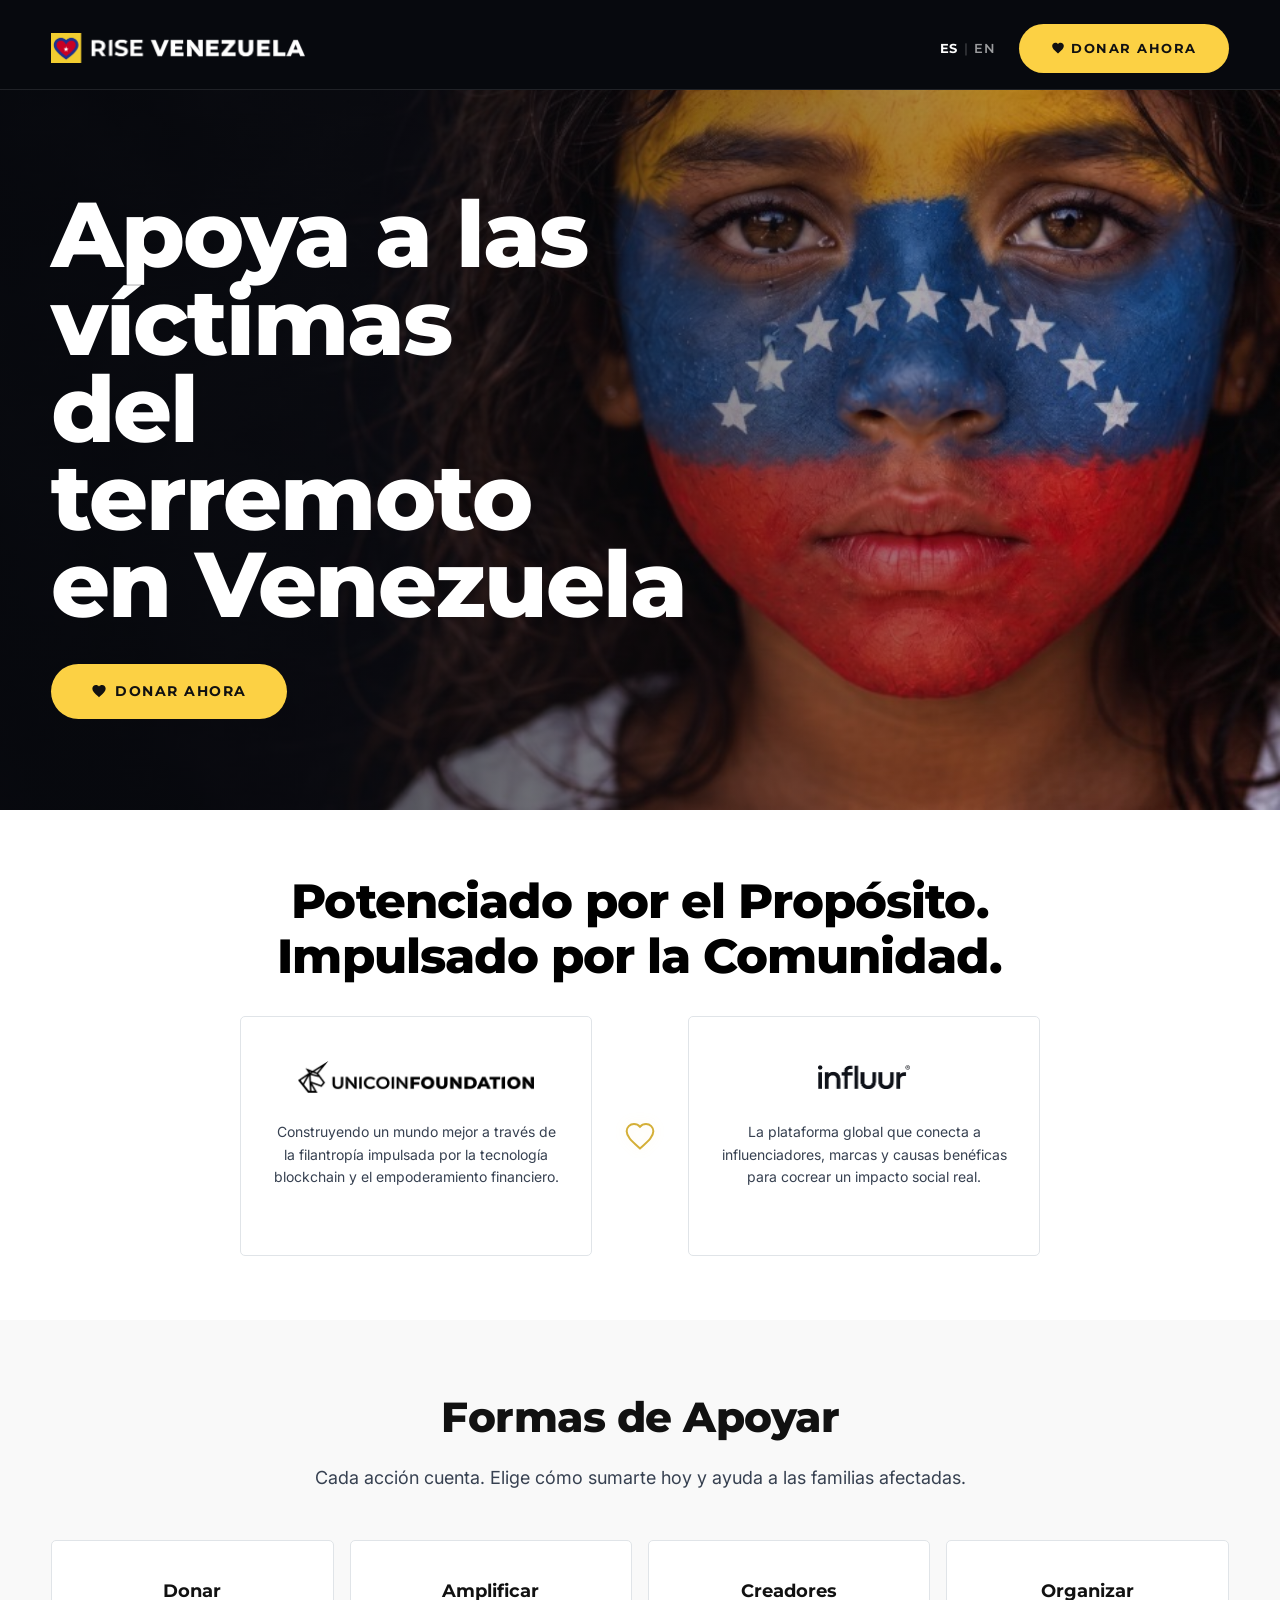
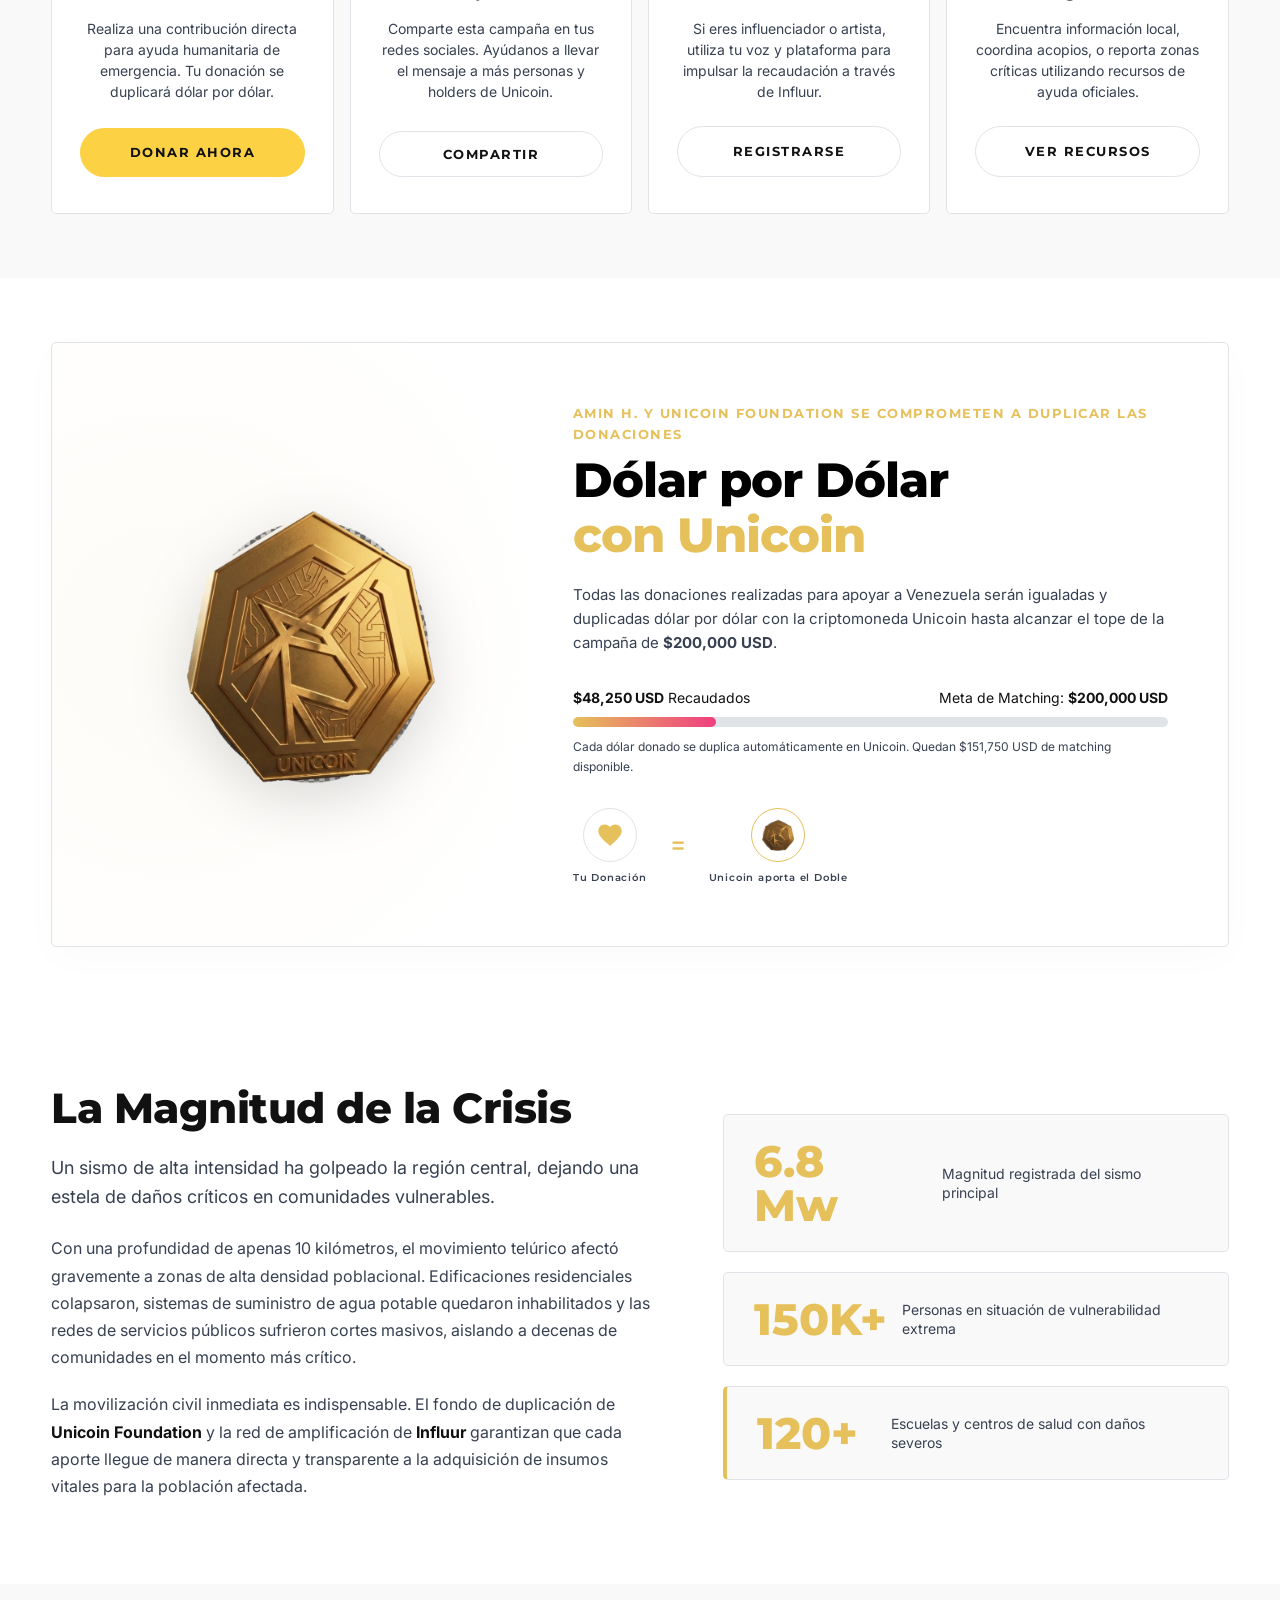
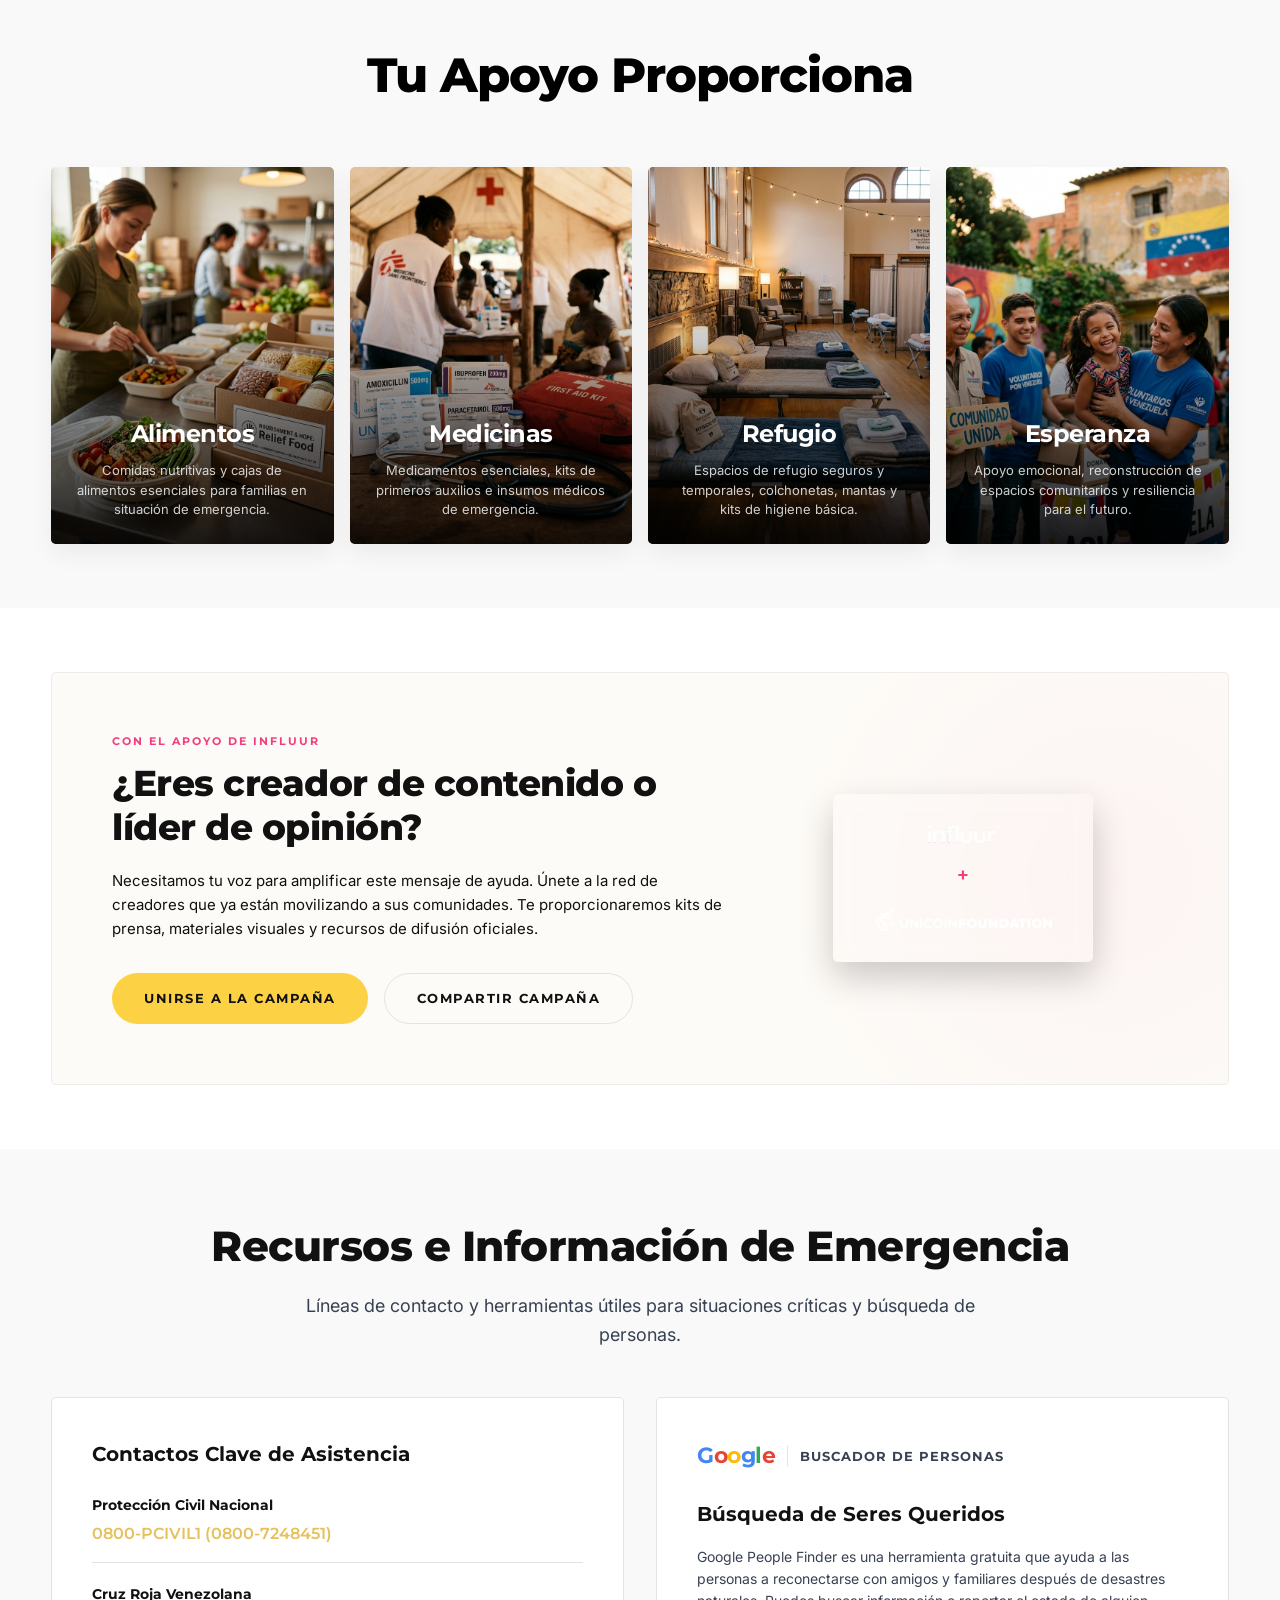
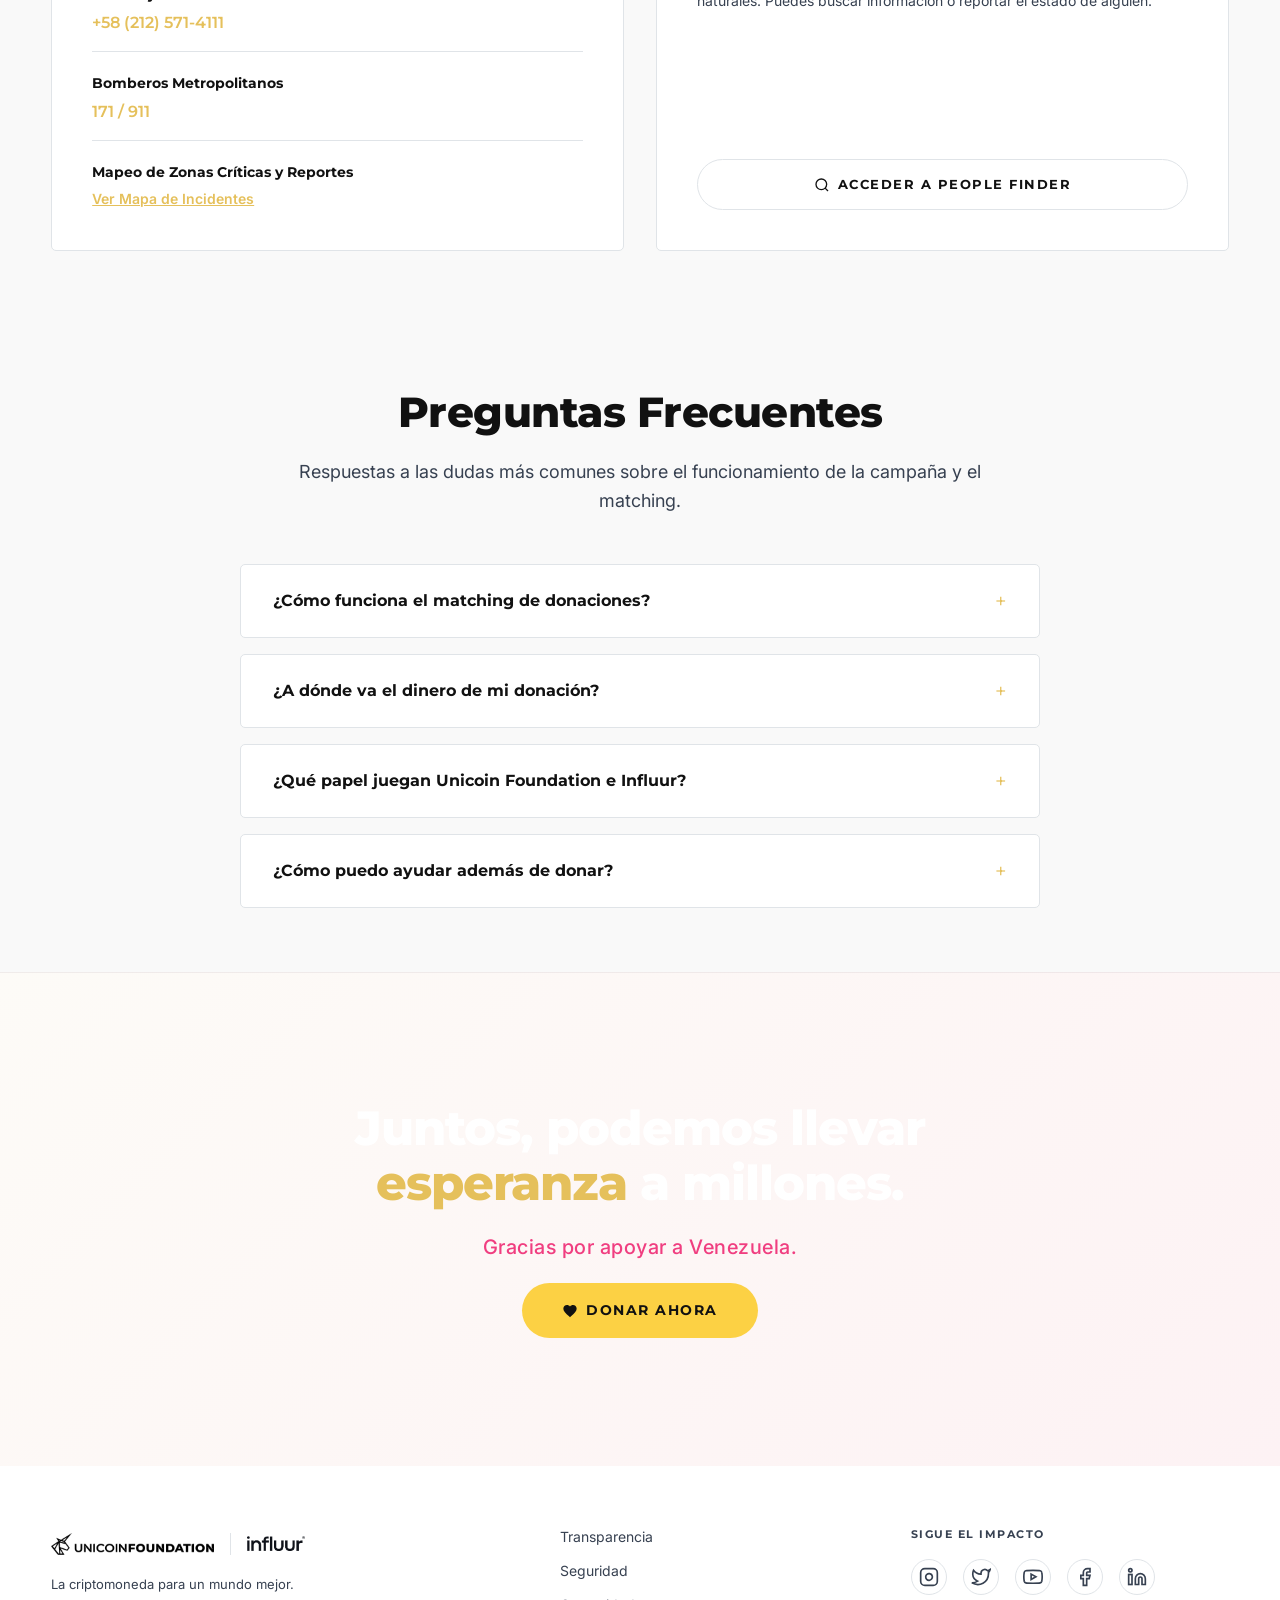
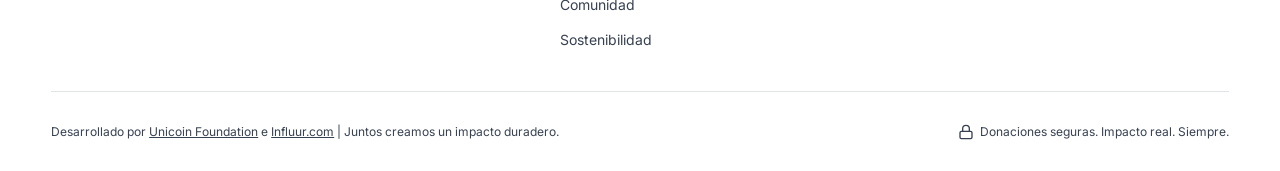
<file: index.html>
<!DOCTYPE html>
<html lang="es">
<head>
    <meta charset="UTF-8">
    <meta name="viewport" content="width=device-width, initial-scale=1.0">
    <title>Rise Venezuela</title>
    <meta name="description" content="Rise Venezuela">
    
    <!-- Premium Fonts -->
    <link rel="preconnect" href="https://fonts.googleapis.com">
    <link rel="preconnect" href="https://fonts.gstatic.com" crossorigin>
    <link href="https://fonts.googleapis.com/css2?family=Inter:wght@300;400;500;600;700&family=Montserrat:wght@400;600;700;800&family=Outfit:wght@400;500;600;700;800&family=Playfair+Display:ital,wght@1,400;1,500;1,600&display=swap" rel="stylesheet">
    
    <!-- Link styles -->
    <link rel="stylesheet" href="style.css">
</head>
<body>

    <!-- Header / Nav Bar -->
    <header class="nav-bar">
        <div class="nav-logos">
            <!-- Main Campaign Logo -->
            <a href="https://unicoin.org/" target="_blank" class="logo-link">
                <img src="nav_logo.png" alt="Campaña Logo" class="logo-unicoin-img">
            </a>
        </div>
        
        <div class="nav-actions">
            <div class="lang-selector">
                <a href="#" class="lang-option active">ES</a>
                <span class="lang-divider">|</span>
                <a href="#" class="lang-option">EN</a>
            </div>
            <a href="https://www.paypal.com/ncp/payment/RKGR4U5LAARNW" target="_blank" class="btn btn-primary">
                <svg viewBox="0 0 24 24" fill="currentColor" width="14" height="14" style="margin-right: 6px; vertical-align: middle;"><path d="M12 21.35l-1.45-1.32C5.4 15.36 2 12.28 2 8.5 2 5.42 4.42 3 7.5 3c1.74 0 3.41.81 4.5 2.09C13.09 3.81 14.76 3 16.5 3 19.58 3 22 5.42 22 8.5c0 3.78-3.4 6.86-8.55 11.54L12 21.35z"/></svg>
                Donar Ahora
            </a>
        </div>
    </header>

    <!-- Hero Section -->
    <section class="hero-section" id="sobre-nosotros">
        <div class="hero-overlay"></div>
        <div class="hero-content container">
            <div class="hero-text-box">
                <h1 class="hero-title">Apoya a las víctimas<br class="hero-br">del terremoto<br class="hero-br">en Venezuela</h1>
                <div class="hero-actions" style="margin-top: 36px;">
                    <a href="https://www.paypal.com/ncp/payment/RKGR4U5LAARNW" target="_blank" class="btn btn-primary btn-large">
                        <svg viewBox="0 0 24 24" fill="currentColor" width="16" height="16" style="margin-right: 8px; vertical-align: middle;"><path d="M12 21.35l-1.45-1.32C5.4 15.36 2 12.28 2 8.5 2 5.42 4.42 3 7.5 3c1.74 0 3.41.81 4.5 2.09C13.09 3.81 14.76 3 16.5 3 19.58 3 22 5.42 22 8.5c0 3.78-3.4 6.86-8.55 11.54L12 21.35z"/></svg>
                        Donar Ahora
                    </a>
                </div>
            </div>
        </div>
    </section>

    <!-- Partners / Powered By Section -->
    <section class="partners-section">
        <div class="container">
            <h2 class="section-subtitle">Potenciado por el Propósito.<br>Impulsado por la Comunidad.</h2>
            
            <div class="partners-grid">
                <!-- Unicoin Box -->
                <a href="https://unicoin.org/" target="_blank" class="partner-card">
                    <div class="partner-header">
                        <img src="unicoinfoundation_logo.png" alt="Unicoin Foundation Logo" class="partner-unicoin-logo">
                    </div>
                    <p class="partner-description">
                        Construyendo un mundo mejor a través de la filantropía impulsada por la tecnología blockchain y el empoderamiento financiero.
                    </p>
                </a>

                <!-- Heart Icon Divider -->
                <div class="partner-divider">
                    <svg class="divider-heart" viewBox="0 0 24 24" fill="none" stroke="#D4AF37" stroke-width="1.5">
                        <path d="M12 21.35l-1.45-1.32C5.4 15.36 2 12.28 2 8.5 2 5.42 4.42 3 7.5 3c1.74 0 3.41.81 4.5 2.09C13.09 3.81 14.76 3 16.5 3 19.58 3 22 5.42 22 8.5c0 3.78-3.4 6.86-8.55 11.54L12 21.35z"/>
                    </svg>
                </div>

                <!-- Influur Box -->
                <a href="https://www.influur.com" target="_blank" class="partner-card">
                    <div class="partner-header">
                        <img src="influur_logo_dark.png" alt="Influur Logo" class="partner-influur-logo">
                    </div>
                    <p class="partner-description">
                        La plataforma global que conecta a influenciadores, marcas y causas benéficas para cocrear un impacto social real.
                    </p>
                </a>
            </div>
        </div>
    </section>

    <!-- Ways to Help Section -->
    <section class="ways-to-help-section" id="formas-de-ayudar">
        <div class="container">
            <h2 class="section-title text-center">Formas de Apoyar</h2>
            <p class="section-lead text-center">Cada acción cuenta. Elige cómo sumarte hoy y ayuda a las familias afectadas.</p>
            
            <div class="help-grid">
                <!-- Card 1: Donate -->
                <div class="help-card">
                    <h3>Donar</h3>
                    <p>Realiza una contribución directa para ayuda humanitaria de emergencia. Tu donación se duplicará dólar por dólar.</p>
                    <a href="https://www.paypal.com/ncp/payment/RKGR4U5LAARNW" target="_blank" class="btn btn-primary">Donar Ahora</a>
                </div>
                
                <!-- Card 2: Amplify -->
                <div class="help-card">
                    <h3>Amplificar</h3>
                    <p>Comparte esta campaña en tus redes sociales. Ayúdanos a llevar el mensaje a más personas y holders de Unicoin.</p>
                    <button class="btn btn-secondary share-campaign-btn">Compartir</button>
                </div>
                
                <!-- Card 3: Influencer -->
                <div class="help-card">
                    <h3>Creadores</h3>
                    <p>Si eres influenciador o artista, utiliza tu voz y plataforma para impulsar la recaudación a través de Influur.</p>
                    <a href="#unirse-creador" class="btn btn-secondary scroll-link">Registrarse</a>
                </div>
                
                <!-- Card 4: Local Support -->
                <div class="help-card">
                    <h3>Organizar</h3>
                    <p>Encuentra información local, coordina acopios, o reporta zonas críticas utilizando recursos de ayuda oficiales.</p>
                    <a href="#recursos" class="btn btn-secondary scroll-link">Ver Recursos</a>
                </div>
            </div>
        </div>
    </section>

    <!-- Donation Match / Amin H. Section -->
    <section class="match-section" id="como-funciona">
        <div class="container">
            <div class="match-container">
                
                <div class="match-grid">
                    <!-- Left: Unicoin Coin Image -->
                    <div class="match-image-box">
                        <img src="unicoin_coin_tilted.png" alt="Unicoin Gold Coin" class="coin-image">
                    </div>
                    
                    <!-- Right: Info -->
                    <div class="match-info-box">
                        <h3 class="match-title">Amin H. y Unicoin Foundation se comprometen a duplicar las donaciones</h3>
                        <h4 class="match-highlight">Dólar por Dólar<br><span class="highlight-gold">con Unicoin</span></h4>
                        <p class="match-description">
                            Todas las donaciones realizadas para apoyar a Venezuela serán igualadas y duplicadas dólar por dólar con la criptomoneda Unicoin hasta alcanzar el tope de la campaña de <strong>$200,000 USD</strong>.
                        </p>
                        
                        <!-- Progress Bar & Campaign Cap Visual -->
                        <div class="matching-progress-box">
                            <div class="progress-labels">
                                <span class="progress-raised"><strong>$48,250 USD</strong> Recaudados</span>
                                <span class="progress-cap">Meta de Matching: <strong>$200,000 USD</strong></span>
                            </div>
                            <div class="progress-bar-container">
                                <div class="progress-bar-fill" style="width: 24.125%;"></div>
                            </div>
                            <p class="progress-disclaimer">Cada dólar donado se duplica automáticamente en Unicoin. Quedan $151,750 USD de matching disponible.</p>
                        </div>
                        
                        <!-- Visual Diagram -->
                        <div class="match-diagram">
                            <div class="diagram-step">
                                <div class="diagram-icon-circle">
                                    <svg viewBox="0 0 24 24" fill="currentColor" width="28" height="28">
                                        <path d="M12 21.35l-1.45-1.32C5.4 15.36 2 12.28 2 8.5 2 5.42 4.42 3 7.5 3c1.74 0 3.41.81 4.5 2.09C13.09 3.81 14.76 3 16.5 3 19.58 3 22 5.42 22 8.5c0 3.78-3.4 6.86-8.55 11.54L12 21.35z"/>
                                    </svg>
                                </div>
                                <span class="diagram-label">Tu Donación</span>
                            </div>
                            
                            <div class="diagram-operator">=</div>
                            
                            <div class="diagram-step">
                                <div class="diagram-icon-circle gold-border">
                                    <img src="unicoin_coin.png" alt="Coin" class="diagram-coin-mini">
                                </div>
                                <span class="diagram-label">Unicoin aporta el Doble</span>
                            </div>
                        </div>
                    </div>
                </div>
            </div>
        </div>
    </section>

    <!-- Why This Matters / Human Impact Section -->
    <section class="impact-section" id="por-que-importa">
        <div class="container">
            <div class="impact-grid">
                <!-- Left: Narrative -->
                <div class="impact-narrative">
                    <h2 class="section-title">La Magnitud de la Crisis</h2>
                    <p class="section-lead" style="margin-left: 0; margin-bottom: 24px;">Un sismo de alta intensidad ha golpeado la región central, dejando una estela de daños críticos en comunidades vulnerables.</p>
                    <p class="impact-text">
                        Con una profundidad de apenas 10 kilómetros, el movimiento telúrico afectó gravemente a zonas de alta densidad poblacional. Edificaciones residenciales colapsaron, sistemas de suministro de agua potable quedaron inhabilitados y las redes de servicios públicos sufrieron cortes masivos, aislando a decenas de comunidades en el momento más crítico.
                    </p>
                    <p class="impact-text">
                        La movilización civil inmediata es indispensable. El fondo de duplicación de <strong>Unicoin Foundation</strong> y la red de amplificación de <strong>Influur</strong> garantizan que cada aporte llegue de manera directa y transparente a la adquisición de insumos vitales para la población afectada.
                    </p>
                </div>
                
                <!-- Right: Stats Cards -->
                <div class="stats-box">
                    <div class="stat-card">
                        <div class="stat-number">6.8 Mw</div>
                        <div class="stat-label">Magnitud registrada del sismo principal</div>
                    </div>
                    <div class="stat-card">
                        <div class="stat-number">150K+</div>
                        <div class="stat-label">Personas en situación de vulnerabilidad extrema</div>
                    </div>
                    <div class="stat-card gold-border">
                        <div class="stat-number">120+</div>
                        <div class="stat-label">Escuelas y centros de salud con daños severos</div>
                    </div>
                </div>
            </div>
        </div>
    </section>

    <!-- Support Pillars Section (YOUR SUPPORT PROVIDES) -->
    <section class="support-pillars-section" id="impacto">
        <div class="container">
            <h2 class="pillars-title">Tu Apoyo Proporciona</h2>
            
            <div class="pillars-grid">
                <!-- Pillar 1: Food -->
                <div class="pillar-card">
                    <img src="pillar_food_bg.png" alt="Alimentos" class="pillar-bg-img">
                    <div class="pillar-overlay"></div>
                    <div class="pillar-info">
                        <h3 class="pillar-name">Alimentos</h3>
                        <p class="pillar-description">Comidas nutritivas y cajas de alimentos esenciales para familias en situación de emergencia.</p>
                    </div>
                </div>

                <!-- Pillar 2: Medicine -->
                <div class="pillar-card">
                    <img src="pillar_medicine_bg.png" alt="Medicinas" class="pillar-bg-img">
                    <div class="pillar-overlay"></div>
                    <div class="pillar-info">
                        <h3 class="pillar-name">Medicinas</h3>
                        <p class="pillar-description">Medicamentos esenciales, kits de primeros auxilios e insumos médicos de emergencia.</p>
                    </div>
                </div>

                <!-- Pillar 3: Shelter -->
                <div class="pillar-card">
                    <img src="pillar_shelter_bg.png" alt="Refugio" class="pillar-bg-img">
                    <div class="pillar-overlay"></div>
                    <div class="pillar-info">
                        <h3 class="pillar-name">Refugio</h3>
                        <p class="pillar-description">Espacios de refugio seguros y temporales, colchonetas, mantas y kits de higiene básica.</p>
                    </div>
                </div>

                <!-- Pillar 4: Hope -->
                <div class="pillar-card">
                    <img src="pillar_hope_bg.png" alt="Esperanza" class="pillar-bg-img">
                    <div class="pillar-overlay"></div>
                    <div class="pillar-info">
                        <h3 class="pillar-name">Esperanza</h3>
                        <p class="pillar-description">Apoyo emocional, reconstrucción de espacios comunitarios y resiliencia para el futuro.</p>
                    </div>
                </div>
            </div>
        </div>
    </section>

    <!-- Creator / Influencer Callout Section -->
    <section class="creator-callout-section" id="unirse-creador">
        <div class="container">
            <div class="creator-box">
                <div class="creator-content">
                    <span class="creator-tag">CON EL APOYO DE INFLUUR</span>
                    <h2 class="creator-title">¿Eres creador de contenido o líder de opinión?</h2>
                    <p class="creator-text">
                        Necesitamos tu voz para amplificar este mensaje de ayuda. Únete a la red de creadores que ya están movilizando a sus comunidades. Te proporcionaremos kits de prensa, materiales visuales y recursos de difusión oficiales.
                    </p>
                    <div class="creator-actions">
                        <a href="https://forms.gle/kZ9Jcwo16So6TKS29" target="_blank" class="btn btn-primary">Unirse a la Campaña</a>
                        <a href="#" class="btn btn-secondary share-campaign-btn">
                            Compartir Campaña
                        </a>
                    </div>
                </div>
                <div class="creator-badge-box">
                    <!-- Custom styled visual badge for Influur collab -->
                    <div class="collab-badge">
                        <img src="influur_logo_white.png" alt="Influur Logo" class="badge-influur-logo">
                        <span class="badge-plus">+</span>
                        <img src="unicoinfoundation_logo_white.png" alt="Unicoin Logo" class="badge-unicoin-logo">
                    </div>
                </div>
            </div>
        </div>
    </section>
    <!-- Resources & Emergency Info Section -->
    <section class="resources-section" id="recursos">
        <div class="container">
            <h2 class="section-title text-center">Recursos e Información de Emergencia</h2>
            <p class="section-lead text-center">Líneas de contacto y herramientas útiles para situaciones críticas y búsqueda de personas.</p>
            
            <div class="resources-grid">
                <!-- Left: Emergency Contacts -->
                <div class="resources-contacts-box">
                    <h3>Contactos Clave de Asistencia</h3>
                    <ul class="contacts-list">
                        <li>
                            <span class="contact-name">Protección Civil Nacional</span>
                            <span class="contact-phone">0800-PCIVIL1 (0800-7248451)</span>
                        </li>
                        <li>
                            <span class="contact-name">Cruz Roja Venezolana</span>
                            <span class="contact-phone">+58 (212) 571-4111</span>
                        </li>
                        <li>
                            <span class="contact-name">Bomberos Metropolitanos</span>
                            <span class="contact-phone">171 / 911</span>
                        </li>
                        <li>
                            <span class="contact-name">Mapeo de Zonas Críticas y Reportes</span>
                            <a href="#" class="contact-link">Ver Mapa de Incidentes</a>
                        </li>
                    </ul>
                </div>
                
                <!-- Right: Google People Finder Integration Card -->
                <div class="people-finder-card">
                    <div class="finder-header">
                        <div class="google-logo">
                            <span class="g-blue">G</span><span class="g-red">o</span><span class="g-yellow">o</span><span class="g-blue">g</span><span class="g-green">l</span><span class="g-red">e</span>
                        </div>
                        <h4>Buscador de Personas</h4>
                    </div>
                    <h3>Búsqueda de Seres Queridos</h3>
                    <p>
                        Google People Finder es una herramienta gratuita que ayuda a las personas a reconectarse con amigos y familiares después de desastres naturales. Puedes buscar información o reportar el estado de alguien.
                    </p>
                    <a href="https://google.org/personfinder" target="_blank" class="btn btn-secondary finder-btn">
                        <svg viewBox="0 0 24 24" fill="none" stroke="currentColor" stroke-width="2" width="16" height="16" style="margin-right: 8px; vertical-align: middle;">
                            <circle cx="11" cy="11" r="8"></circle>
                            <line x1="21" y1="21" x2="16.65" y2="16.65"></line>
                        </svg>
                        Acceder a People Finder
                    </a>
                </div>
            </div>
        </div>
    </section>

    <!-- FAQ Accordion Section -->
    <section class="faq-section" id="preguntas-frecuentes">
        <div class="container">
            <h2 class="section-title text-center">Preguntas Frecuentes</h2>
            <p class="section-lead text-center">Respuestas a las dudas más comunes sobre el funcionamiento de la campaña y el matching.</p>
            
            <div class="faq-accordion">
                <!-- FAQ Item 1 -->
                <div class="faq-item">
                    <button class="faq-question">
                        <span>¿Cómo funciona el matching de donaciones?</span>
                        <span class="faq-icon">+</span>
                    </button>
                    <div class="faq-answer">
                        <p>Por cada dólar que dones a la campaña, Unicoin Foundation aportará un valor equivalente de $1 USD en la criptomoneda Unicoin, hasta alcanzar el límite de la campaña de $200,000 USD. Esto permite que el impacto de tu ayuda sea el doble.</p>
                    </div>
                </div>
                
                <!-- FAQ Item 2 -->
                <div class="faq-item">
                    <button class="faq-question">
                        <span>¿A dónde va el dinero de mi donación?</span>
                        <span class="faq-icon">+</span>
                    </button>
                    <div class="faq-answer">
                        <p>El 100% de las donaciones financieras va directamente a organizaciones humanitarias en el terreno, como la Cruz Roja Venezolana y agrupaciones de socorro aliadas, dedicadas a la entrega de alimentos, agua potable, medicinas y refugios en las áreas más afectadas por el terremoto.</p>
                    </div>
                </div>
                
                <!-- FAQ Item 3 -->
                <div class="faq-item">
                    <button class="faq-question">
                        <span>¿Qué papel juegan Unicoin Foundation e Influur?</span>
                        <span class="faq-icon">+</span>
                    </button>
                    <div class="faq-answer">
                        <p>Unicoin Foundation actúa como el patrocinador principal financiero duplicando las contribuciones dólar por dólar con su criptomoneda. Influur es el socio de amplificación oficial, conectando y coordinando la participación de influencers, creadores de contenido y comunidades digitales para llevar el mensaje a millones de personas a nivel mundial.</p>
                    </div>
                </div>
                
                <!-- FAQ Item 4 -->
                <div class="faq-item">
                    <button class="faq-question">
                        <span>¿Cómo puedo ayudar además de donar?</span>
                        <span class="faq-icon">+</span>
                    </button>
                    <div class="faq-answer">
                        <p>Puedes ayudar compartiendo esta página en tus redes sociales utilizando el hashtag #ApoyaAVenezuela. Si eres un creador de contenido o tienes canales con alcance, puedes registrarte como amplificador para recibir un kit de medios e integrarte oficialmente al esfuerzo de difusión coordinado por Influur.</p>
                    </div>
                </div>
            </div>
        </div>
    </section>

    <!-- Bottom CTA Section -->
    <section class="bottom-cta-section" id="contacto">
        <div class="cta-overlay"></div>
        <div class="container bottom-cta-container">
            <div class="cta-content">
                <h2 class="cta-title">Juntos, podemos llevar <span class="highlight-gold">esperanza</span> a millones.</h2>
                <div class="cta-handwritten">Gracias por apoyar a Venezuela.</div>
                <a href="https://www.paypal.com/ncp/payment/RKGR4U5LAARNW" target="_blank" class="btn btn-primary btn-large">
                    <svg viewBox="0 0 24 24" fill="currentColor" width="16" height="16" style="margin-right: 8px; vertical-align: middle;"><path d="M12 21.35l-1.45-1.32C5.4 15.36 2 12.28 2 8.5 2 5.42 4.42 3 7.5 3c1.74 0 3.41.81 4.5 2.09C13.09 3.81 14.76 3 16.5 3 19.58 3 22 5.42 22 8.5c0 3.78-3.4 6.86-8.55 11.54L12 21.35z"/></svg>
                    Donar Ahora
                </a>
            </div>
        </div>
    </section>

    <!-- Footer -->
    <footer class="footer-section">
        <div class="container">
            <div class="footer-top">
                <div class="footer-brand">
                    <div class="footer-logos">
                        <!-- Unicoin Foundation Logo -->
                        <a href="https://unicoin.org/" target="_blank" class="footer-logo-link">
                            <img src="unicoinfoundation_logo.png" alt="Unicoin Foundation Logo" class="footer-logo-unicoin-img">
                        </a>
                        
                        <div class="footer-logo-divider"></div>
                        
                        <!-- Influur Logo -->
                        <a href="https://www.influur.com" target="_blank" class="footer-logo-link footer-logo-influur-wrapper">
                            <img src="influur_logo_dark.png" alt="Influur Logo" class="footer-logo-influur-img">
                        </a>
                    </div>
                    <p class="footer-tagline">La criptomoneda para un mundo mejor.</p>
                </div>
                
                <div class="footer-links-grid">
                    <a href="#">Transparencia</a>
                    <a href="#">Seguridad</a>
                    <a href="#">Comunidad</a>
                    <a href="#">Sostenibilidad</a>
                </div>
                
                <div class="footer-socials">
                    <span class="socials-title">SIGUE EL IMPACTO</span>
                    <div class="social-icons">
                        <a href="#" aria-label="Instagram">
                            <svg viewBox="0 0 24 24" fill="none" stroke="currentColor" stroke-width="2" width="20" height="20">
                                <rect x="2" y="2" width="20" height="20" rx="5" ry="5"></rect>
                                <path d="M16 11.37A4 4 0 1 1 12.63 8 4 4 0 0 1 16 11.37z"></path>
                                <line x1="17.5" y1="6.5" x2="17.51" y2="6.5"></line>
                            </svg>
                        </a>
                        <a href="#" aria-label="Twitter">
                            <svg viewBox="0 0 24 24" fill="none" stroke="currentColor" stroke-width="2" width="20" height="20">
                                <path d="M23 3a10.9 10.9 0 0 1-3.14 1.53 4.48 4.48 0 0 0-7.86 3v1A10.66 10.66 0 0 1 3 4s-4 9 5 13a11.64 11.64 0 0 1-7 2c9 5 20 0 20-11.5a4.5 4.5 0 0 0-.08-.83A7.72 7.72 0 0 0 23 3z"></path>
                            </svg>
                        </a>
                        <a href="#" aria-label="YouTube">
                            <svg viewBox="0 0 24 24" fill="none" stroke="currentColor" stroke-width="2" width="20" height="20">
                                <path d="M22.54 6.42a2.78 2.78 0 0 0-1.95-1.96C18.88 4 12 4 12 4s-6.88 0-8.59.46a2.78 2.78 0 0 0-1.95 1.96A29 29 0 0 0 1 11.75a29 29 0 0 0 .46 5.33A2.78 2.78 0 0 0 3.41 19c1.71.46 8.59.46 8.59.46s6.88 0 8.59-.46a2.78 2.78 0 0 0 1.95-1.96 29 29 0 0 0 .46-5.33 29 29 0 0 0-.46-5.33z"></path>
                                <polygon points="9.75 15.02 15.5 11.75 9.75 8.48 9.75 15.02"></polygon>
                            </svg>
                        </a>
                        <a href="#" aria-label="Facebook">
                            <svg viewBox="0 0 24 24" fill="none" stroke="currentColor" stroke-width="2" width="20" height="20">
                                <path d="M18 2h-3a5 5 0 0 0-5 5v3H7v4h3v8h4v-8h3l1-4h-4V7a1 1 0 0 1 1-1h3z"></path>
                            </svg>
                        </a>
                        <a href="#" aria-label="LinkedIn">
                            <svg viewBox="0 0 24 24" fill="none" stroke="currentColor" stroke-width="2" width="20" height="20">
                                <path d="M16 8a6 6 0 0 1 6 6v7h-4v-7a2 2 0 0 0-2-2 2 2 0 0 0-2 2v7h-4v-7a6 6 0 0 1 6-6z"></path>
                                <rect x="2" y="9" width="4" height="12"></rect>
                                <circle cx="4" cy="4" r="2"></circle>
                            </svg>
                        </a>
                    </div>
                </div>
            </div>
            
            <div class="footer-bottom">
                <p class="footer-credits">Desarrollado por <a href="https://unicoin.org" target="_blank" style="text-decoration: underline;">Unicoin Foundation</a> e <a href="https://www.influur.com" target="_blank" style="text-decoration: underline;">Influur.com</a> | Juntos creamos un impacto duradero.</p>
                <div class="footer-secure-badge">
                    <svg viewBox="0 0 24 24" fill="none" stroke="currentColor" stroke-width="2" width="16" height="16">
                        <rect x="3" y="11" width="18" height="11" rx="2" ry="2"></rect>
                        <path d="M7 11V7a5 5 0 0 1 10 0v4"></path>
                    </svg>
                    <span>Donaciones seguras. Impacto real. Siempre.</span>
                </div>
            </div>
        </div>
    </footer>

    <!-- Interactive Donation Modal -->
    <div class="donation-modal-overlay" id="donationModal">
        <div class="donation-modal">
            <button class="close-modal-btn-x" aria-label="Cerrar modal">&times;</button>
            
            <div class="modal-header">
                <h3>Tu Donación se Duplica</h3>
                <p>Ingresa un monto para ver el impacto de tu donación y el aporte igualado por Unicoin.</p>
            </div>
            
            <form class="donation-form" id="donationForm">
                <!-- Amount Selector -->
                <div class="amount-selector-group">
                    <label class="form-label">Monto a Donar (USD)</label>
                    <div class="amount-presets">
                        <button type="button" class="preset-btn" data-amount="25">$25</button>
                        <button type="button" class="preset-btn active" data-amount="50">$50</button>
                        <button type="button" class="preset-btn" data-amount="100">$100</button>
                        <button type="button" class="preset-btn" data-amount="250">$250</button>
                        <button type="button" class="preset-btn" data-amount="500">$500</button>
                    </div>
                    
                    <div class="custom-amount-wrapper">
                        <span class="currency-symbol">$</span>
                        <input type="number" id="customAmountInput" class="custom-amount-input" value="50" min="5" placeholder="Otro monto">
                    </div>
                </div>
                
                <!-- Match Display Live -->
                <div class="modal-match-box">
                    <div class="match-row">
                        <span>Tu donación:</span>
                        <span class="match-val" id="userDonationVal">$50.00 USD</span>
                    </div>
                    <div class="match-row divider">
                        <span>Aporte Unicoin (Match):</span>
                        <span class="match-val gold" id="unicoinMatchVal">+ 100.00 UNIC</span>
                    </div>
                    <div class="match-row total">
                        <span>Impacto Total Multiplicado:</span>
                        <span class="match-val highlight" id="totalImpactVal">$100.00 USD</span>
                    </div>
                </div>

                <!-- Personal Info -->
                <div class="personal-info-group">
                    <label class="form-label">Datos de Contacto</label>
                    <div class="form-row">
                        <div class="form-col">
                            <input type="text" id="fullName" class="form-input" placeholder="Nombre completo (Full Name)" required>
                        </div>
                        <div class="form-col">
                            <input type="email" id="emailAddress" class="form-input" placeholder="Correo electrónico (Email Address)" required>
                        </div>
                    </div>
                    <div class="form-row" style="margin-top: 12px;">
                        <div class="form-col">
                            <input type="text" id="country" class="form-input" placeholder="País (Country)" required>
                        </div>
                        <div class="form-col">
                            <input type="tel" id="phoneNumber" class="form-input" placeholder="Teléfono (Phone Number)" required>
                        </div>
                    </div>
                </div>

                <button type="submit" class="btn btn-primary w-full btn-large" style="margin-top: 20px;">Proceder al Pago con PayPal</button>
                <p class="modal-disclaimer">Al continuar, serás redirigido a PayPal para completar tu donación de forma segura. Amin H. y Unicoin Foundation duplicarán el monto registrado.</p>
            </form>
        </div>
    </div>

    <!-- Success Feedback Overlay -->
    <div class="success-overlay" id="successOverlay">
        <div class="success-box">
            <svg class="success-check-icon" viewBox="0 0 24 24" fill="none" stroke="currentColor" stroke-width="3">
                <polyline points="20 6 9 17 4 12"></polyline>
            </svg>
            <h3>¡Muchas gracias por tu apoyo!</h3>
            <p>Tu donación ha sido registrada. Amin H. y Unicoin Foundation duplicarán el monto para potenciar el impacto en Venezuela.</p>
            <button class="btn btn-primary" id="closeSuccessBtn">Aceptar</button>
        </div>
    </div>

    <!-- Script file link -->
    <script src="script.js"></script>
</body>
</html>
</file>
<file: style.css>
/* ==========================================================================
   VENEZUELA EARTHQUAKE DONATIONS LANDING PAGE - PREMIUM DESIGN SYSTEM
   ========================================================================== */

/* --- CSS VARIABLES & TOKENS --- */
:root {
    /* Brand Palette - Exact Matches */
    --color-brand-yellow-gold: #FCD144;
    --color-brand-black: #111111;
    --color-brand-white: #FFFFFF;
    --color-brand-grey: #6B7280;
    --color-brand-dark-grey: #374151;
    --color-brand-light-grey: #E0E4E8;
    --color-brand-gold: #E5C05B;

    /* Color Palette Mappings */
    --color-dark-bg: var(--color-brand-white);
    --color-dark-card: var(--color-brand-white);
    --color-light-bg: #f9f9f9;     /* Very light grey for background contrast */
    --color-light-card: var(--color-brand-white);
    
    --color-gold: var(--color-brand-gold);         /* Accent gold for text, borders, icons */
    --color-gold-primary: var(--color-brand-yellow-gold); /* Primary yellow gold for buttons/accents */
    --color-gold-hover: #e5bd3b;   /* Hover state gold */
    --color-gold-glow: rgba(252, 209, 68, 0.15);
    --color-pink: #f03e80;         /* Influur brand pink (if needed, otherwise unused) */
    
    --color-text-light: var(--color-brand-black);
    --color-text-muted-light: var(--color-brand-dark-grey);
    --color-text-dark: var(--color-brand-black);
    --color-text-muted-dark: var(--color-brand-dark-grey);
    --color-border-dark: var(--color-brand-light-grey);
    --color-border-light: var(--color-brand-light-grey);

    /* Fonts */
    --font-title: 'Montserrat', -apple-system, BlinkMacSystemFont, "Segoe UI", Roboto, sans-serif;
    --font-body: 'Inter', -apple-system, BlinkMacSystemFont, "Segoe UI", Roboto, sans-serif;
    --font-serif: 'Playfair Display', Georgia, serif;

    /* Spacing System */
    --space-xs: 0.5rem;   /* 8px */
    --space-sm: 1rem;     /* 16px */
    --space-md: 2rem;     /* 32px */
    --space-lg: 4rem;     /* 64px */
    --space-xl: 8rem;     /* 128px */
    
    /* Misc */
    --radius-sm: 5px;
    --radius-md: 5px;
    --radius-lg: 5px;
    --radius-full: 9999px;
    --transition-smooth: all 0.4s cubic-bezier(0.16, 1, 0.3, 1);
    --layout-max-width: 1400px;
}

/* --- RESET & GENERAL STYLES --- */
*, *::before, *::after {
    box-sizing: border-box;
    margin: 0;
    padding: 0;
}

html {
    font-family: var(--font-body);
    background-color: var(--color-dark-bg);
    color: var(--color-text-light);
    line-height: 1.6;
    -webkit-font-smoothing: antialiased;
    -moz-osx-font-smoothing: grayscale;
    scroll-behavior: smooth;
}

body {
    overflow-x: hidden;
}

a {
    color: inherit;
    text-decoration: none;
    transition: var(--transition-smooth);
}

img {
    max-width: 100%;
    height: auto;
    display: block;
}

button, input, select {
    font-family: inherit;
}

/* --- LAYOUT UTILITIES --- */
.container {
    width: 100%;
    max-width: var(--layout-max-width);
    margin: 0 auto;
    padding: 0 4vw;
}

.w-full {
    width: 100%;
}

/* --- BUTTONS --- */
.btn {
    display: inline-flex;
    align-items: center;
    justify-content: center;
    padding: 14px 32px;
    border-radius: 9999px;
    font-family: var(--font-title);
    font-size: 13px;
    font-weight: 700;
    letter-spacing: 1.5px;
    text-transform: uppercase;
    border: none;
    cursor: pointer;
    transition: var(--transition-smooth);
}

.btn-primary {
    background-color: var(--color-gold-primary);
    color: var(--color-text-light);
}

.btn-primary:hover {
    background-color: var(--color-gold-hover);
    color: var(--color-text-light);
    transform: translateY(-2px);
    box-shadow: 0 10px 25px var(--color-gold-glow);
}

.btn-primary:active {
    transform: translateY(0);
}

.btn-large {
    padding: 16px 40px;
    font-size: 14px;
}

/* --- HEADER & NAVIGATION --- */
.nav-bar {
    position: absolute;
    top: 0;
    left: 0;
    width: 100%;
    display: flex;
    justify-content: space-between;
    align-items: center;
    padding: 24px 4vw 16px;
    z-index: 100;
    background-color: #07090e;
    border-bottom: 1px solid rgba(255, 255, 255, 0.1);
}

.nav-logos {
    display: flex;
    align-items: center;
    gap: var(--space-sm);
}

.logo-unicoin-img {
    height: 30px;
    width: auto;
    filter: none;
}

.partner-unicoin-logo {
    height: 32px;
    width: auto;
}

.logo-divider {
    width: 1px;
    height: 30px;
    background-color: rgba(255, 255, 255, 0.2);
    margin: 0 4px;
}

.logo-influur-wrapper {
    display: flex;
    align-items: center;
    text-decoration: none;
}

.logo-influur-img {
    height: 16px;
    width: auto;
}

.nav-actions {
    display: flex;
    align-items: center;
    gap: 24px;
}

.lang-selector {
    display: flex;
    align-items: center;
    gap: 6px;
    font-family: var(--font-title);
    font-size: 13px;
    font-weight: 600;
    letter-spacing: 0.5px;
}

.lang-option {
    color: rgba(255, 255, 255, 0.6);
    text-decoration: none;
    transition: var(--transition-smooth);
    cursor: pointer;
}

.lang-option:hover, 
.lang-option.active {
    color: #ffffff;
    font-weight: 700;
}

.lang-divider {
    color: rgba(255, 255, 255, 0.2);
    user-select: none;
}

/* --- HERO SECTION --- */
.hero-section {
    position: relative;
    min-height: 90vh;
    background-color: #07090e;
    background-image: url('child_flag.jpg');
    background-size: cover;
    background-position: right center;
    background-repeat: no-repeat;
    display: flex;
    align-items: center;
    padding-top: 100px; /* space for absolute navbar */
}

.hero-overlay {
    position: absolute;
    top: 0; left: 0; right: 0; bottom: 0;
    background: linear-gradient(90deg, 
        rgba(7, 9, 14, 0.85) 0%, 
        rgba(7, 9, 14, 0.5) 50%, 
        rgba(7, 9, 14, 0.15) 100%
    );
    z-index: 1;
}

.hero-content {
    position: relative;
    z-index: 2;
    width: 100%;
}

.hero-text-box {
    max-width: 650px;
}

.hero-pretitle {
    font-family: var(--font-title);
    font-weight: 700;
    font-size: 20px;
    letter-spacing: 3px;
    color: var(--color-gold);
    display: block;
    margin-bottom: 8px;
}

.hero-title {
    font-family: var(--font-title);
    font-weight: 800;
    font-size: clamp(52px, 8vw, 92px);
    line-height: 0.95;
    letter-spacing: -2px;
    margin-bottom: 12px;
    color: #ffffff;
}

.hero-tagline {
    font-family: var(--font-title);
    font-weight: 500;
    font-size: clamp(16px, 2.5vw, 24px);
    letter-spacing: 1.5px;
    color: rgba(255, 255, 255, 0.8);
    margin-bottom: 24px;
}

.hero-highlight {
    font-family: var(--font-title);
    font-weight: 700;
    font-size: clamp(20px, 3vw, 28px);
    color: #ffffff;
    margin-bottom: 20px;
    letter-spacing: 0.5px;
}

.highlight-gold {
    color: var(--color-gold);
}

.hero-description {
    font-size: clamp(15px, 1.8vw, 18px);
    color: rgba(255, 255, 255, 0.7);
    margin-bottom: 40px;
    line-height: 1.6;
}

.hero-actions {
    display: flex;
    flex-direction: column;
    gap: 16px;
    align-items: flex-start;
}

.secure-badge {
    display: flex;
    align-items: center;
    gap: 8px;
    font-size: 13px;
    color: rgba(255, 255, 255, 0.6);
}

.secure-icon {
    width: 16px;
    height: 16px;
}

.hero-secure-badge {
    margin-top: 24px;
}

/* --- PARTNERS SECTION --- */
.partners-section {
    padding: var(--space-lg) 0;
    background-color: var(--color-dark-bg);
}

.section-subtitle {
    font-family: var(--font-title);
    font-weight: 600;
    font-size: 13px;
    letter-spacing: 1.5px;
    color: var(--color-gold);
    text-align: center;
    margin-bottom: var(--space-md);
}

.partners-grid {
    display: flex;
    align-items: center;
    justify-content: center;
    gap: var(--space-md);
    max-width: 800px;
    margin: 0 auto;
}

.partner-card {
    display: flex;
    flex-direction: column;
    align-items: center;
    text-align: center;
    flex: 1;
    background-color: var(--color-dark-card);
    border: 1px solid var(--color-border-dark);
    padding: 40px 32px;
    border-radius: var(--radius-md);
    transition: var(--transition-smooth);
    min-height: 240px;
    text-decoration: none;
}

.partner-card:hover {
    border-color: var(--color-gold);
    transform: translateY(-4px);
    box-shadow: 0 10px 20px rgba(0, 0, 0, 0.03);
}

.partner-header {
    display: flex;
    align-items: center;
    justify-content: center;
    width: 100%;
    height: 40px;
    margin-bottom: 24px;
}

.partner-influur-logo {
    height: 24px;
    width: auto;
}

.partner-description {
    font-size: 14px;
    color: var(--color-text-muted-dark);
    line-height: 1.6;
}

.partner-divider {
    display: flex;
    align-items: center;
    justify-content: center;
}

.divider-heart {
    width: 32px;
    height: 32px;
    filter: drop-shadow(0 0 6px var(--color-gold-glow));
}

/* Section Typography Utilities */
.section-title {
    font-family: var(--font-title);
    font-weight: 800;
    font-size: clamp(28px, 4vw, 42px);
    color: var(--color-text-dark);
    margin-bottom: 12px;
    letter-spacing: -0.5px;
}

.section-lead {
    font-size: clamp(16px, 2vw, 18px);
    color: var(--color-text-muted-dark);
    max-width: 700px;
    margin: 0 auto 48px;
    line-height: 1.6;
}

.text-center {
    text-align: center;
}

/* Ways to Help */
.ways-to-help-section {
    padding: var(--space-lg) 0;
    background-color: var(--color-light-bg);
}

.help-grid {
    display: grid;
    grid-template-columns: repeat(4, 1fr);
    gap: var(--space-sm);
}

.help-card {
    background-color: var(--color-light-card);
    border: 1px solid var(--color-border-dark);
    border-radius: var(--radius-md);
    padding: 36px 28px;
    text-align: center;
    display: flex;
    flex-direction: column;
    align-items: center;
    transition: var(--transition-smooth);
}

.help-card:hover {
    transform: translateY(-5px);
    border-color: var(--color-gold);
    box-shadow: 0 12px 30px rgba(0, 0, 0, 0.05);
}

.help-icon-box {
    width: 56px;
    height: 56px;
    border-radius: 50%;
    background-color: var(--color-gold-glow);
    color: var(--color-gold);
    display: flex;
    align-items: center;
    justify-content: center;
    margin-bottom: 24px;
}

.help-card-img {
    width: 32px;
    height: 32px;
    object-fit: contain;
}

.help-card h3 {
    font-family: var(--font-title);
    font-weight: 700;
    font-size: 18px;
    margin-bottom: 12px;
    color: var(--color-text-dark);
}

.help-card p {
    font-size: 14px;
    color: var(--color-text-muted-dark);
    line-height: 1.5;
    margin-bottom: 24px;
    flex-grow: 1;
}

.help-card .btn {
    width: 100%;
}

/* --- MATCH / AMIN H. SECTION --- */
.match-section {
    padding: var(--space-lg) 0;
    background-color: #ffffff;
}

.match-container {
    background-color: #ffffff;
    border: 1px solid var(--color-border-light);
    border-radius: var(--radius-lg);
    padding: 60px;
    position: relative;
    overflow: hidden;
    box-shadow: 0 10px 40px rgba(0, 0, 0, 0.02);
}

.match-container::before {
    content: '';
    position: absolute;
    top: -50%; left: -20%;
    width: 60%; height: 200%;
    background: radial-gradient(circle, rgba(226, 192, 103, 0.05) 0%, transparent 60%);
    pointer-events: none;
}



.match-grid {
    display: grid;
    grid-template-columns: 1fr 1.5fr;
    gap: var(--space-lg);
    align-items: center;
}

.match-image-box {
    display: flex;
    justify-content: center;
    align-items: center;
}

.coin-image {
    width: 280px;
    height: 280px;
    object-fit: contain;
    filter: drop-shadow(0 15px 30px rgba(0, 0, 0, 0.15));
    animation: float 6s ease-in-out infinite;
}

@keyframes float {
    0%, 100% { transform: translateY(0); }
    50% { transform: translateY(-12px); }
}

.match-info-box {
    display: flex;
    flex-direction: column;
    justify-content: center;
}

.match-title {
    font-family: var(--font-title);
    font-weight: 700;
    font-size: 13px;
    letter-spacing: 1.5px;
    text-transform: uppercase;
    margin-bottom: 8px;
    color: var(--color-gold);
}

.match-highlight {
    font-family: var(--font-title);
    font-weight: 800;
    font-size: clamp(24px, 4vw, 36px);
    color: var(--color-text-dark);
    margin-bottom: 20px;
}

.match-description {
    font-size: 15px;
    color: var(--color-text-muted-dark);
    margin-bottom: 32px;
    line-height: 1.6;
}

.matching-progress-box {
    margin-bottom: 32px;
    width: 100%;
}

.progress-labels {
    display: flex;
    justify-content: space-between;
    font-size: 14px;
    margin-bottom: 8px;
    color: var(--color-text-dark);
}

.progress-bar-container {
    height: 10px;
    background-color: var(--color-border-light);
    border-radius: var(--radius-full);
    overflow: hidden;
    margin-bottom: 10px;
}

.progress-bar-fill {
    height: 100%;
    background: linear-gradient(90deg, var(--color-gold) 0%, var(--color-pink) 100%);
    border-radius: var(--radius-full);
}

.progress-disclaimer {
    font-size: 12px;
    color: var(--color-text-muted-dark);
    margin: 0;
}

/* Match Diagram */
.match-diagram {
    display: flex;
    align-items: center;
    gap: var(--space-sm);
    background-color: transparent;
    border: none;
    padding: 0;
    width: fit-content;
    box-shadow: none;
}

.diagram-step {
    display: flex;
    flex-direction: column;
    align-items: center;
    gap: 8px;
}

.diagram-icon-circle {
    width: 54px;
    height: 54px;
    border-radius: 50%;
    background-color: #ffffff;
    border: 1.5px solid var(--color-border-light);
    display: flex;
    align-items: center;
    justify-content: center;
    color: var(--color-gold);
}

.diagram-icon-circle.gold-border {
    border-color: var(--color-gold);
}

.diagram-coin-mini {
    width: 32px;
    height: 32px;
}

.diagram-label {
    font-family: var(--font-title);
    font-size: 10px;
    font-weight: 600;
    letter-spacing: 0.8px;
    color: var(--color-text-muted-dark);
}

.diagram-operator {
    font-family: var(--font-title);
    font-size: 24px;
    font-weight: 600;
    color: var(--color-gold);
    margin: 0 8px;
}

/* Impact Section */
.impact-section {
    padding: var(--space-lg) 0;
    background-color: #ffffff;
}

.impact-grid {
    display: grid;
    grid-template-columns: 1.2fr 1fr;
    gap: var(--space-lg);
    align-items: center;
}

.impact-narrative {
    display: flex;
    flex-direction: column;
}

.impact-text {
    font-size: 16px;
    color: var(--color-text-muted-dark);
    line-height: 1.7;
    margin-bottom: 20px;
}

.impact-text strong {
    color: var(--color-text-dark);
}

.stats-box {
    display: flex;
    flex-direction: column;
    gap: 20px;
}

.stat-card {
    background-color: var(--color-light-bg);
    border: 1px solid var(--color-border-dark);
    padding: 24px 30px;
    border-radius: var(--radius-md);
    display: flex;
    align-items: center;
    gap: 24px;
    transition: var(--transition-smooth);
}

.stat-card:hover {
    transform: translateX(5px);
    box-shadow: 0 5px 15px rgba(0, 0, 0, 0.02);
}

.stat-card.gold-border {
    border-left: 4px solid var(--color-gold);
}

.stat-number {
    font-family: var(--font-title);
    font-size: clamp(32px, 5vw, 44px);
    font-weight: 800;
    color: var(--color-gold);
    line-height: 1;
    min-width: 110px;
}

.stat-label {
    font-size: 14px;
    color: var(--color-text-muted-dark);
    line-height: 1.4;
}

/* --- SUPPORT PILLARS SECTION --- */
.support-pillars-section {
    padding: var(--space-lg) 0;
    background-color: var(--color-light-bg);
    color: var(--color-text-dark);
}

.pillars-title {
    font-family: var(--font-title);
    font-weight: 700;
    font-size: clamp(28px, 4vw, 42px);
    text-align: center;
    margin-bottom: var(--space-lg);
    letter-spacing: -0.5px;
    color: var(--color-text-dark);
}

.pillars-grid {
    display: grid;
    grid-template-columns: repeat(4, 1fr);
    gap: var(--space-sm);
}

.pillar-card {
    position: relative;
    overflow: hidden;
    border-radius: var(--radius-lg);
    aspect-ratio: 3 / 4;
    display: flex;
    flex-direction: column;
    justify-content: flex-end;
    transition: var(--transition-smooth);
    box-shadow: 0 10px 25px rgba(0, 0, 0, 0.06);
}

.pillar-bg-img {
    position: absolute;
    top: 0;
    left: 0;
    width: 100%;
    height: 100%;
    object-fit: cover;
    z-index: 1;
    transition: transform 0.6s cubic-bezier(0.16, 1, 0.3, 1);
}

.pillar-overlay {
    position: absolute;
    inset: 0;
    background: linear-gradient(180deg, rgba(0, 0, 0, 0) 30%, rgba(0, 0, 0, 0.85) 100%);
    z-index: 2;
    transition: var(--transition-smooth);
}

.pillar-info {
    position: relative;
    z-index: 3;
    padding: 24px;
    color: #ffffff;
    text-align: center;
}

.pillar-name {
    font-family: var(--font-title);
    font-weight: 700;
    font-size: clamp(20px, 2.5vw, 24px);
    letter-spacing: -0.5px;
    margin-bottom: 8px;
    color: #ffffff;
}

.pillar-description {
    font-size: 13px;
    color: rgba(255, 255, 255, 0.8);
    line-height: 1.5;
    margin: 0;
}

/* Hover effects */
.pillar-card:hover {
    transform: translateY(-8px);
    box-shadow: 0 20px 40px rgba(0, 0, 0, 0.16);
}

.pillar-card:hover .pillar-bg-img {
    transform: scale(1.05);
}

.pillar-card:hover .pillar-overlay {
    background: linear-gradient(180deg, rgba(0, 0, 0, 0) 20%, rgba(0, 0, 0, 0.9) 100%);
}

/* Resources Section */
.resources-section {
    padding: var(--space-lg) 0;
    background-color: var(--color-light-bg);
}

.resources-grid {
    display: grid;
    grid-template-columns: 1fr 1fr;
    gap: var(--space-md);
    align-items: stretch;
}

.resources-contacts-box {
    background-color: var(--color-light-card);
    border: 1px solid var(--color-border-dark);
    border-radius: var(--radius-md);
    padding: 40px;
    display: flex;
    flex-direction: column;
}

.resources-contacts-box h3 {
    font-family: var(--font-title);
    font-size: 20px;
    font-weight: 700;
    color: var(--color-text-dark);
    margin-bottom: 24px;
}

.contacts-list {
    list-style: none;
    padding: 0;
    margin: 0;
    display: flex;
    flex-direction: column;
    gap: 20px;
}

.contacts-list li {
    display: flex;
    flex-direction: column;
    gap: 4px;
    border-bottom: 1px solid var(--color-border-dark);
    padding-bottom: 16px;
}

.contacts-list li:last-child {
    border-bottom: none;
    padding-bottom: 0;
}

.contact-name {
    font-family: var(--font-title);
    font-weight: 700;
    font-size: 14px;
    color: var(--color-text-dark);
}

.contact-phone {
    font-family: var(--font-title);
    font-size: 16px;
    font-weight: 600;
    color: var(--color-gold);
}

.contact-link {
    font-size: 14px;
    color: var(--color-gold);
    text-decoration: underline;
    font-weight: 600;
}

.contact-link:hover {
    color: var(--color-gold-hover);
}

.people-finder-card {
    background-color: var(--color-light-card);
    border: 1px solid var(--color-border-dark);
    border-radius: var(--radius-md);
    padding: 40px;
    display: flex;
    flex-direction: column;
    align-items: flex-start;
}

.finder-header {
    display: flex;
    align-items: center;
    gap: 12px;
    margin-bottom: 24px;
}

.google-logo {
    font-family: var(--font-title);
    font-size: 22px;
    font-weight: 700;
    letter-spacing: -0.5px;
}

.g-blue { color: #4285F4; }
.g-red { color: #EA4335; }
.g-yellow { color: #FBBC05; }
.g-green { color: #34A853; }

.finder-header h4 {
    font-family: var(--font-title);
    font-size: 13px;
    font-weight: 700;
    letter-spacing: 1px;
    text-transform: uppercase;
    color: var(--color-text-muted-dark);
    border-left: 1px solid var(--color-border-dark);
    padding-left: 12px;
}

.people-finder-card h3 {
    font-family: var(--font-title);
    font-size: 20px;
    font-weight: 700;
    color: var(--color-text-dark);
    margin-bottom: 16px;
}

.people-finder-card p {
    font-size: 14px;
    color: var(--color-text-muted-dark);
    line-height: 1.6;
    margin-bottom: 32px;
    flex-grow: 1;
}

.finder-btn {
    width: 100%;
}

/* Creator Callout Section */
.creator-callout-section {
    padding: var(--space-lg) 0;
    background-color: #ffffff;
}

.creator-box {
    background-color: #fdfbf7;
    border-radius: var(--radius-lg);
    padding: 60px;
    display: grid;
    grid-template-columns: 1.5fr 1fr;
    gap: var(--space-md);
    align-items: center;
    position: relative;
    overflow: hidden;
    border: 1px solid rgba(0, 0, 0, 0.06);
}

.creator-box::before {
    content: '';
    position: absolute;
    top: -50%; right: -20%;
    width: 60%; height: 200%;
    background: radial-gradient(circle, rgba(240, 62, 128, 0.04) 0%, transparent 60%);
    pointer-events: none;
}

.creator-content {
    position: relative;
    z-index: 2;
}

.creator-tag {
    font-family: var(--font-title);
    font-weight: 700;
    font-size: 11px;
    letter-spacing: 2px;
    color: var(--color-pink);
    display: block;
    margin-bottom: 12px;
}

.creator-title {
    font-family: var(--font-title);
    font-weight: 800;
    font-size: clamp(24px, 3.5vw, 36px);
    line-height: 1.2;
    color: var(--color-text-dark);
    margin-bottom: 20px;
    letter-spacing: -0.5px;
}

.creator-text {
    font-size: 15px;
    color: var(--color-text-light);
    line-height: 1.6;
    margin-bottom: 32px;
}

.creator-actions {
    display: flex;
    gap: 16px;
}

.btn-secondary {
    background-color: transparent;
    border: 1px solid var(--color-border-dark);
    color: var(--color-text-light);
}

.btn-secondary:hover {
    background-color: rgba(0, 0, 0, 0.02);
    transform: translateY(-2px);
}

.creator-badge-box {
    display: flex;
    justify-content: center;
    align-items: center;
    position: relative;
    z-index: 2;
}

.collab-badge {
    background-color: rgba(255, 255, 255, 0.03);
    border: 1px solid rgba(255, 255, 255, 0.08);
    padding: 30px 40px;
    border-radius: var(--radius-md);
    display: flex;
    flex-direction: column;
    align-items: center;
    gap: 16px;
    box-shadow: 0 15px 35px rgba(0, 0, 0, 0.2);
    backdrop-filter: blur(10px);
}

.badge-influur-logo {
    height: 18px;
    width: auto;
}

.badge-plus {
    font-family: var(--font-title);
    font-size: 20px;
    font-weight: 600;
    color: var(--color-pink);
}

.badge-unicoin-logo {
    height: 24px;
    width: auto;
}

/* FAQ Accordion Section */
.faq-section {
    padding: var(--space-lg) 0;
    background-color: var(--color-light-bg);
}

.faq-accordion {
    max-width: 800px;
    margin: 0 auto;
    display: flex;
    flex-direction: column;
    gap: 16px;
}

.faq-item {
    background-color: var(--color-light-card);
    border: 1px solid var(--color-border-dark);
    border-radius: var(--radius-md);
    overflow: hidden;
    transition: var(--transition-smooth);
}

.faq-item:hover {
    border-color: var(--color-gold);
}

.faq-question {
    width: 100%;
    background: none;
    border: none;
    padding: 24px 32px;
    display: flex;
    justify-content: space-between;
    align-items: center;
    text-align: left;
    font-family: var(--font-title);
    font-size: 16px;
    font-weight: 700;
    color: var(--color-text-dark);
    cursor: pointer;
    transition: var(--transition-smooth);
}

.faq-icon {
    font-size: 20px;
    font-weight: 400;
    color: var(--color-gold);
    transition: transform 0.3s ease;
    user-select: none;
}

.faq-answer {
    max-height: 0;
    overflow: hidden;
    transition: max-height 0.4s cubic-bezier(0.16, 1, 0.3, 1), padding 0.4s ease;
    padding: 0 32px;
}

.faq-answer p {
    font-size: 14px;
    color: var(--color-text-muted-dark);
    line-height: 1.6;
    padding-bottom: 24px;
}

/* Active FAQ Item states */
.faq-item.active {
    border-color: var(--color-gold);
    box-shadow: 0 10px 25px rgba(0, 0, 0, 0.02);
}

.faq-item.active .faq-icon {
    transform: rotate(45deg);
}

.faq-item.active .faq-answer {
    /* safety fallback */
    max-height: 500px;
}

/* --- BOTTOM CTA SECTION --- */
.bottom-cta-section {
    position: relative;
    padding: var(--space-xl) 0;
    text-align: center;
    min-height: 400px;
    display: flex;
    align-items: center;
    justify-content: center;
    background: linear-gradient(135deg, #fdfbf7 0%, #fdf2f4 100%);
    color: var(--color-text-dark);
    border-top: 1px solid rgba(0, 0, 0, 0.05);
}

.cta-overlay {
    display: none;
}

.cta-content {
    position: relative;
    z-index: 2;
    max-width: 800px;
    margin: 0 auto;
    display: flex;
    flex-direction: column;
    align-items: center;
    gap: 20px;
}

.cta-title {
    font-family: var(--font-title);
    font-weight: 800;
    font-size: clamp(28px, 4.5vw, 48px);
    line-height: 1.15;
    color: var(--color-text-dark);
    margin: 0;
}

.cta-handwritten {
    font-family: var(--font-body);
    font-style: normal;
    font-weight: 500;
    font-size: clamp(16px, 2vw, 20px);
    color: var(--color-pink);
    margin: 0;
    letter-spacing: 0.5px;
}

/* --- FOOTER --- */
.footer-section {
    background-color: #ffffff;
    padding: 60px 0 30px;
}

.footer-top {
    display: grid;
    grid-template-columns: 1.5fr 1fr 1fr;
    gap: var(--space-md);
    margin-bottom: 40px;
    align-items: start;
}

.footer-brand {
    display: flex;
    flex-direction: column;
    gap: 12px;
}

.footer-logos {
    display: flex;
    align-items: center;
    gap: 16px;
    height: 36px;
}

.footer-logo-link {
    display: flex;
    align-items: center;
}

.footer-logo-unicoin-img {
    height: 22px;
    width: auto;
    display: block;
}

.footer-logo-divider {
    width: 1px;
    height: 22px;
    background-color: var(--color-border-light);
    margin: 0;
}

.footer-logo-influur-wrapper {
    display: flex;
    align-items: center;
    text-decoration: none;
}

.footer-logo-influur-img {
    height: 15px;
    width: auto;
    display: block;
}

.footer-tagline {
    font-size: 13px;
    color: var(--color-text-muted-dark);
}

.footer-links-grid {
    display: flex;
    flex-direction: column;
    gap: 12px;
}

.footer-links-grid a {
    font-size: 14px;
    color: var(--color-text-muted-dark);
    text-decoration: none;
    transition: var(--transition-smooth);
}

.footer-links-grid a:hover {
    color: var(--color-gold);
}

.footer-socials {
    display: flex;
    flex-direction: column;
    gap: 16px;
}

.socials-title {
    font-family: var(--font-title);
    font-size: 11px;
    font-weight: 700;
    letter-spacing: 1.5px;
    color: var(--color-text-muted-dark);
}

.social-icons {
    display: flex;
    gap: 16px;
}

.social-icons a {
    color: var(--color-text-muted-dark);
    display: flex;
    align-items: center;
    justify-content: center;
    width: 36px;
    height: 36px;
    border-radius: 50%;
    background-color: #ffffff;
    border: 1px solid var(--color-border-light);
    transition: var(--transition-smooth);
}

.social-icons a:hover {
    color: var(--color-gold);
    border-color: var(--color-gold);
    transform: translateY(-2px);
}

.footer-bottom {
    display: flex;
    justify-content: space-between;
    align-items: center;
    border-top: 1px solid var(--color-border-light);
    padding-top: 30px;
}

.footer-credits {
    font-size: 12px;
    color: var(--color-text-muted-dark);
}

.footer-secure-badge {
    display: flex;
    align-items: center;
    gap: 6px;
    font-size: 12px;
    color: var(--color-text-muted-dark);
}

/* --- INTERACTIVE MODAL --- */
.donation-modal-overlay {
    position: fixed;
    top: 0; left: 0; right: 0; bottom: 0;
    background-color: rgba(255, 255, 255, 0.8);
    backdrop-filter: blur(8px);
    -webkit-backdrop-filter: blur(8px);
    z-index: 1000;
    display: flex;
    align-items: center;
    justify-content: center;
    opacity: 0;
    pointer-events: none;
    transition: opacity 0.3s ease;
    padding: 20px;
}

.donation-modal-overlay.active {
    opacity: 1;
    pointer-events: auto;
}

.donation-modal {
    background-color: #ffffff;
    border: 1px solid var(--color-border-dark);
    border-radius: var(--radius-lg);
    width: 100%;
    max-width: 580px;
    padding: 40px;
    position: relative;
    max-height: 90vh;
    overflow-y: auto;
    transform: translateY(20px);
    transition: transform 0.3s ease;
    box-shadow: 0 30px 60px rgba(0, 0, 0, 0.1);
}

.donation-modal-overlay.active .donation-modal {
    transform: translateY(0);
}

.close-modal-btn-x {
    position: absolute;
    top: 20px;
    right: 20px;
    background: transparent;
    border: none;
    font-size: 28px;
    color: var(--color-text-muted-light);
    cursor: pointer;
    line-height: 1;
}

.close-modal-btn-x:hover {
    color: var(--color-text-light);
}

.modal-header {
    margin-bottom: 24px;
}

.modal-header h3 {
    font-family: var(--font-title);
    font-weight: 800;
    font-size: 24px;
    color: var(--color-gold);
    margin-bottom: 6px;
}

.modal-header p {
    font-size: 14px;
    color: var(--color-text-muted-light);
}

/* Form Styles */
.donation-form {
    display: flex;
    flex-direction: column;
    gap: 20px;
}

.form-label {
    font-family: var(--font-title);
    font-size: 13px;
    font-weight: 600;
    letter-spacing: 0.8px;
    color: var(--color-text-light);
    display: block;
    margin-bottom: 10px;
}

.amount-presets {
    display: grid;
    grid-template-columns: repeat(5, 1fr);
    gap: 8px;
    margin-bottom: 12px;
}

.preset-btn {
    background-color: #f4f5f8;
    border: 1px solid var(--color-border-dark);
    color: var(--color-text-light);
    font-family: var(--font-title);
    font-weight: 600;
    padding: 12px;
    border-radius: var(--radius-sm);
    cursor: pointer;
    transition: var(--transition-smooth);
}

.preset-btn:hover {
    border-color: var(--color-gold);
    background-color: #eaecef;
}

.preset-btn.active {
    background-color: var(--color-gold);
    color: #ffffff;
    border-color: var(--color-gold);
}

.custom-amount-wrapper {
    position: relative;
    display: flex;
    align-items: center;
}

.currency-symbol {
    position: absolute;
    left: 16px;
    font-family: var(--font-title);
    font-weight: 700;
    font-size: 18px;
    color: var(--color-text-muted-light);
}

.custom-amount-input {
    width: 100%;
    background-color: #ffffff;
    border: 1px solid var(--color-border-dark);
    border-radius: var(--radius-sm);
    padding: 14px 16px 14px 36px;
    font-family: var(--font-title);
    font-weight: 700;
    font-size: 18px;
    color: var(--color-text-light);
    outline: none;
    transition: var(--transition-smooth);
}

.custom-amount-input:focus {
    border-color: var(--color-gold);
}

/* Match Calculation Box */
.modal-match-box {
    background-color: #f8f9fa;
    border: 1px solid var(--color-border-dark);
    border-radius: var(--radius-md);
    padding: 16px 20px;
    display: flex;
    flex-direction: column;
    gap: 8px;
}

.match-row {
    display: flex;
    justify-content: space-between;
    font-size: 13px;
    color: var(--color-text-muted-light);
}

.match-row.divider {
    border-bottom: 1px solid var(--color-border-dark);
    padding-bottom: 8px;
    margin-bottom: 4px;
}

.match-val {
    font-family: var(--font-title);
    font-weight: 700;
}

.match-val.gold {
    color: var(--color-gold);
}

.match-row.total {
    font-size: 15px;
    color: var(--color-text-light);
    font-weight: 600;
}

.match-val.highlight {
    font-size: 18px;
    color: var(--color-gold);
    text-shadow: 0 0 8px rgba(226, 192, 103, 0.3);
}

/* Payment Methods Grid */
.payment-grid {
    display: grid;
    grid-template-columns: repeat(2, 1fr);
    gap: 10px;
}

.payment-card {
    background-color: #f4f5f8;
    border: 1px solid var(--color-border-dark);
    border-radius: var(--radius-sm);
    padding: 14px;
    display: flex;
    align-items: center;
    gap: 10px;
    cursor: pointer;
    transition: var(--transition-smooth);
    user-select: none;
}

.payment-card input {
    display: none;
}

.payment-card:hover {
    border-color: var(--color-gold);
    background-color: #eaecef;
}

.payment-card.active {
    border-color: var(--color-gold);
    background-color: rgba(197, 160, 67, 0.08);
}

.payment-card span {
    font-size: 13px;
    font-weight: 500;
}

.zelle-text {
    font-family: var(--font-title);
    font-weight: 700;
    color: #7414ca; /* Zelle Purple */
    font-size: 15px;
}

/* Personal Info Inputs */
.form-row {
    display: flex;
    gap: 12px;
}

.form-col {
    flex: 1;
}

.form-input {
    width: 100%;
    background-color: #f4f5f8;
    border: 1px solid var(--color-border-dark);
    border-radius: var(--radius-sm);
    padding: 12px 16px;
    color: var(--color-text-light);
    font-size: 14px;
    outline: none;
    transition: var(--transition-smooth);
}

.form-input:focus {
    border-color: var(--color-gold);
}

.modal-disclaimer {
    font-size: 11px;
    color: var(--color-text-muted-light);
    text-align: center;
    margin-top: 10px;
}

/* --- SUCCESS FEEDBACK OVERLAY --- */
.success-overlay {
    position: fixed;
    top: 0; left: 0; right: 0; bottom: 0;
    background-color: rgba(255, 255, 255, 0.8);
    backdrop-filter: blur(10px);
    -webkit-backdrop-filter: blur(10px);
    z-index: 1100;
    display: flex;
    align-items: center;
    justify-content: center;
    opacity: 0;
    pointer-events: none;
    transition: opacity 0.3s ease;
}

.success-overlay.active {
    opacity: 1;
    pointer-events: auto;
}

.success-box {
    background-color: #ffffff;
    border: 1px solid var(--color-gold);
    border-radius: var(--radius-lg);
    width: 100%;
    max-width: 480px;
    padding: 40px;
    text-align: center;
    box-shadow: 0 20px 50px rgba(0,0,0,0.08);
    transform: scale(0.9);
    transition: transform 0.3s cubic-bezier(0.175, 0.885, 0.32, 1.275);
}

.success-overlay.active .success-box {
    transform: scale(1);
}

.success-check-icon {
    width: 64px;
    height: 64px;
    color: var(--color-gold);
    border: 3px solid var(--color-gold);
    border-radius: 50%;
    padding: 12px;
    margin: 0 auto 20px;
}

.success-box h3 {
    font-family: var(--font-title);
    font-weight: 800;
    font-size: 22px;
    color: var(--color-text-light);
    margin-bottom: 12px;
}

.success-box p {
    font-size: 14px;
    color: var(--color-text-muted-light);
    margin-bottom: 24px;
    line-height: 1.6;
}

/* --- RESPONSIVENESS (MEDIA QUERIES) --- */

@media (max-width: 1024px) {
    .pillars-grid {
        grid-template-columns: repeat(2, 1fr);
        gap: 16px;
    }
}

@media (max-width: 900px) {
    .match-grid {
        grid-template-columns: 1fr;
        text-align: center;
        gap: var(--space-md);
    }
    
    .match-image-box {
        order: -1;
    }
    
    .coin-image {
        width: 200px;
        height: 200px;
    }
    
    .match-diagram {
        margin: 0 auto;
    }
}

@media (max-width: 768px) {
    :root {
        --space-lg: 3rem;
        --space-xl: 5rem;
    }
    
    
    .hero-br {
        display: none;
    }
    
    /* Navigation Adjustments for Logos and Actions */
    .nav-bar {
        padding: 16px 4vw;
    }
    
    .logo-unicoin-img {
        height: 24px !important;
    }
    
    .logo-influur-img {
        height: 12px !important;
    }
    
    .logo-divider {
        height: 24px !important;
    }
    
    .nav-actions {
        gap: 14px !important;
    }
    
    .nav-actions .btn {
        padding: 10px 16px !important;
        font-size: 12px !important;
    }
    
    /* Hero */
    .hero-section {
        background-position: center center;
    }
    
    .hero-overlay {
        background: linear-gradient(180deg, 
            rgba(7, 9, 14, 0.9) 0%, 
            rgba(7, 9, 14, 0.75) 100%
        );
    }
    
    .hero-text-box {
        text-align: center;
        padding: 40px 0;
    }
    
    /* Bottom CTA */
    .bottom-cta-grid {
        grid-template-columns: 1fr;
        gap: var(--space-md);
    }
    
    .bottom-cta-content-box {
        align-items: center;
        text-align: center;
    }
    
    .hero-actions {
        align-items: center;
        width: 100%;
    }
    
    .hero-actions .btn {
        width: 100%;
    }
    
    /* Partners */
    .partners-grid {
        flex-direction: column;
        gap: 16px;
    }
    
    .partner-divider {
        transform: rotate(90deg);
        margin: 8px 0;
    }
    
    .partner-card {
        width: 100%;
    }
    
    /* Match container */
    .match-container {
        padding: 30px;
    }
    
    /* Footer */
    .footer-top {
        grid-template-columns: 1fr;
        gap: 32px;
        text-align: center;
    }
    
    .footer-links-grid {
        align-items: center;
    }
    
    .footer-socials {
        align-items: center;
    }
    
    .footer-bottom {
        flex-direction: column;
        gap: 16px;
        text-align: center;
    }
    
    .help-grid {
        grid-template-columns: repeat(2, 1fr);
        gap: 20px;
    }

    .impact-grid {
        grid-template-columns: 1fr;
        gap: var(--space-md);
    }

    .creator-box {
        grid-template-columns: 1fr;
        padding: 40px;
        text-align: center;
    }

    .creator-actions {
        flex-direction: column;
        width: 100%;
    }

    .creator-actions .btn {
        width: 100%;
    }

    .resources-grid {
        grid-template-columns: 1fr;
        gap: 20px;
    }
}

@media (max-width: 480px) {
    .nav-bar {
        padding: 12px 3vw !important;
    }
    
    .logo-unicoin-img {
        height: 20px !important;
    }
    
    .logo-influur-img {
        height: 10px !important;
    }
    
    .logo-divider {
        height: 20px !important;
    }
    
    .nav-actions {
        gap: 10px !important;
    }
    
    .nav-actions .btn {
        padding: 8px 12px !important;
        font-size: 11px !important;
    }

    .pillars-grid {
        grid-template-columns: 1fr;
    }
    
    .amount-presets {
        grid-template-columns: repeat(3, 1fr);
    }
    
    .payment-grid {
        grid-template-columns: 1fr;
    }
    
    .form-row {
        flex-direction: column;
        gap: 12px;
    }
    
    .donation-modal {
        padding: 30px 20px;
    }
    
    .match-diagram {
        flex-direction: column;
        gap: 12px;
        padding: 16px;
        width: 100%;
    }
    
    .diagram-operator {
        transform: rotate(90deg);
        margin: 4px 0;
    }
    
    .help-grid {
        grid-template-columns: 1fr;
    }

    .stat-card {
        flex-direction: column;
        text-align: center;
        gap: 12px;
        padding: 20px;
    }
}

/* --- VIDEOS SECTION --- */
.videos-section {
    padding: var(--space-lg) 0;
    background-color: var(--color-light-bg);
    border-top: 1px solid var(--color-border-light);
    border-bottom: 1px solid var(--color-border-light);
    text-align: center;
}

.videos-section-title {
    font-family: var(--font-title);
    font-weight: 700;
    font-size: clamp(28px, 4vw, 42px);
    margin-bottom: 10px;
    color: var(--color-text-dark);
}

.videos-section-subtitle {
    font-size: 16px;
    color: var(--color-text-muted-dark);
    margin-bottom: var(--space-md);
}

.videos-grid {
    display: grid;
    grid-template-columns: repeat(3, 1fr);
    gap: var(--space-md);
    margin-top: 20px;
}

.video-card {
    background-color: var(--color-light-card);
    border: 1px solid var(--color-border-light);
    border-radius: var(--radius-md);
    overflow: hidden;
    transition: var(--transition-smooth);
    text-align: left;
}

.video-card:hover {
    transform: translateY(-6px);
    box-shadow: 0 15px 30px rgba(0, 0, 0, 0.05);
    border-color: var(--color-gold);
}

.video-thumbnail-wrapper {
    position: relative;
    height: 180px;
    background-color: #eaeaea;
    overflow: hidden;
    cursor: pointer;
}

.video-placeholder-bg {
    width: 100%;
    height: 100%;
    background-size: cover;
    background-position: center;
    transition: var(--transition-smooth);
}

.video-card:hover .video-placeholder-bg {
    transform: scale(1.05);
}

.video-play-btn {
    position: absolute;
    top: 50%;
    left: 50%;
    transform: translate(-50%, -50%);
    width: 44px;
    height: 44px;
    border-radius: 50%;
    background-color: rgba(255, 255, 255, 0.9);
    display: flex;
    align-items: center;
    justify-content: center;
    color: var(--color-pink);
    z-index: 2;
    transition: var(--transition-smooth);
}

.video-card:hover .video-play-btn {
    background-color: var(--color-gold);
    color: #ffffff;
    transform: translate(-50%, -50%) scale(1.1);
}

.video-info {
    padding: 20px;
}

.video-tag {
    font-family: var(--font-title);
    font-size: 11px;
    font-weight: 700;
    letter-spacing: 1px;
    text-transform: uppercase;
    color: var(--color-pink);
    display: inline-block;
    margin-bottom: 8px;
}

.video-card-title {
    font-family: var(--font-title);
    font-weight: 700;
    font-size: 16px;
    color: var(--color-text-dark);
    margin-bottom: 8px;
    line-height: 1.3;
}

.video-card-desc {
    font-size: 13px;
    color: var(--color-text-muted-dark);
    line-height: 1.4;
}

/* --- ALLIES / ADDITIONAL PARTNERS SECTION --- */
.allies-section {
    padding: var(--space-md) 0 var(--space-lg);
    background-color: var(--color-light-bg);
    text-align: center;
}

.allies-title {
    font-family: var(--font-title);
    font-weight: 600;
    font-size: 14px;
    letter-spacing: 1.5px;
    color: var(--color-text-muted-dark);
    margin-bottom: 30px;
}

.allies-logos-grid {
    display: flex;
    justify-content: center;
    align-items: center;
    flex-wrap: wrap;
    gap: var(--space-md);
    max-width: 1000px;
    margin: 0 auto;
}

.ally-logo-card {
    display: flex;
    align-items: center;
    justify-content: center;
    background-color: var(--color-light-card);
    border: 1px solid var(--color-border-light);
    border-radius: var(--radius-sm);
    padding: 12px 24px;
    width: 180px;
    height: 60px;
    transition: var(--transition-smooth);
    user-select: none;
    box-shadow: 0 4px 6px rgba(0, 0, 0, 0.02);
}

.ally-logo-svg {
    height: 24px;
    width: 100%;
    max-width: 100%;
    color: var(--color-text-muted-dark);
    fill: none;
    transition: var(--transition-smooth);
}

.ally-logo-card:hover {
    border-color: var(--color-gold);
    transform: translateY(-2px);
    box-shadow: 0 8px 16px rgba(0, 0, 0, 0.05);
}

.ally-logo-card:hover .ally-logo-svg {
    color: var(--color-text-dark);
}

/* --- BANK DETAILS BOX --- */
.bank-details-box {
    background-color: rgba(197, 160, 67, 0.05);
    border: 1px solid rgba(197, 160, 67, 0.2);
    border-radius: var(--radius-md);
    padding: 16px 20px;
    margin-top: 10px;
}

.bank-details-header {
    display: flex;
    align-items: center;
    gap: 8px;
    font-family: var(--font-title);
    font-weight: 700;
    font-size: 14px;
    color: var(--color-gold);
    margin-bottom: 8px;
}

.bank-details-content p {
    font-size: 13px;
    line-height: 1.5;
    color: var(--color-text-muted-dark);
}

@media (max-width: 900px) {
    .videos-grid {
        grid-template-columns: 1fr;
        gap: 20px;
        padding: 0 10px;
    }
}

/* --- UNIFIED SECTION TITLES --- */
.section-subtitle,
.match-highlight,
.pillars-title,
.videos-section-title,
.allies-title,
.cta-title {
    font-family: var(--font-title) !important;
    font-size: clamp(32px, 4.5vw, 48px) !important;
    font-weight: 800 !important;
    letter-spacing: -0.02em !important;
    line-height: 1.15 !important;
}

.section-subtitle,
.match-highlight,
.pillars-title,
.videos-section-title,
.allies-title {
    color: #000000 !important;
}

.cta-title {
    color: #ffffff !important;
}
</file>
